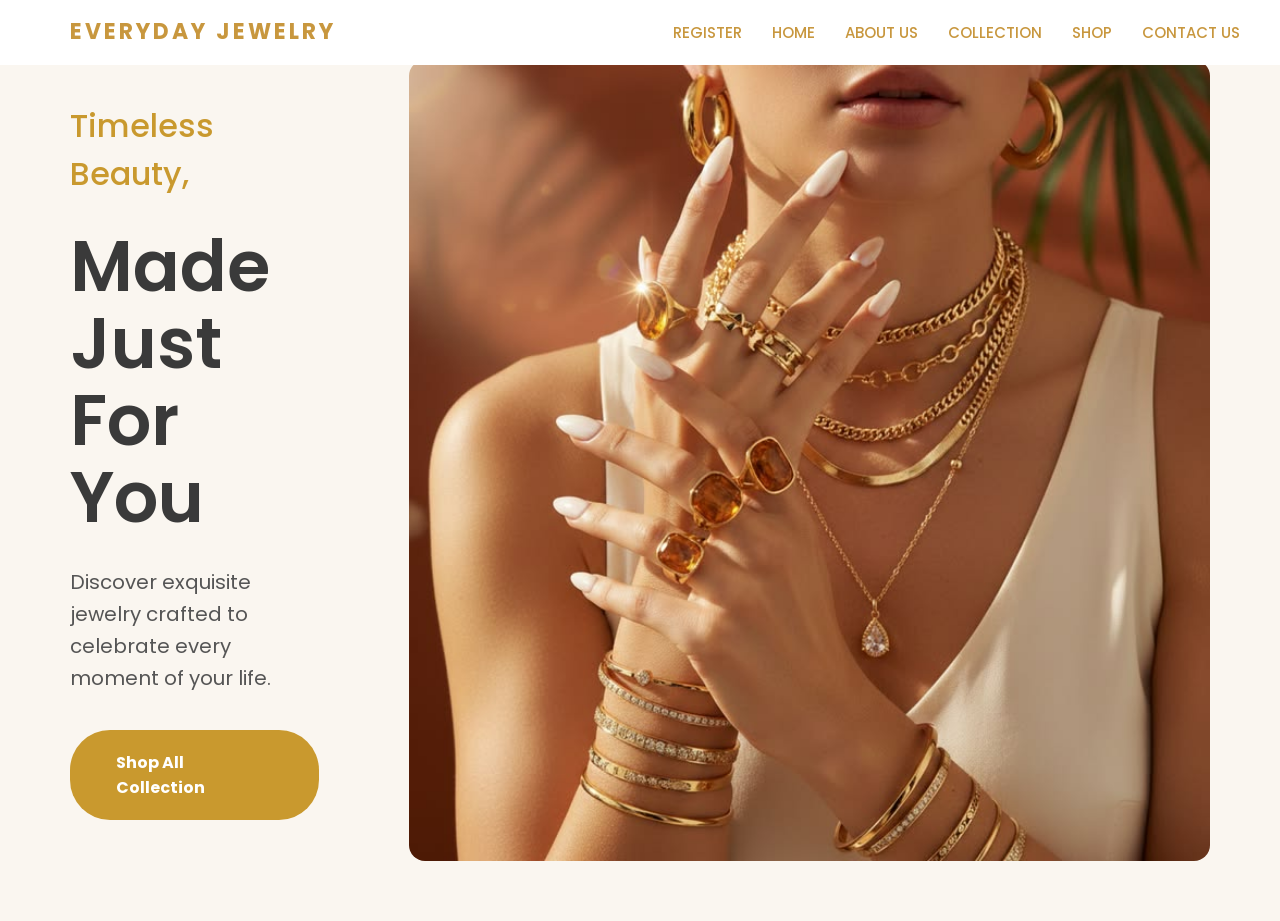
<file: index.html>
<!DOCTYPE html>
<html lang="ar" dir="ltr">
<head>
    <meta charset="UTF-8">
    <meta name="viewport" content="width=device-width, initial-scale=1.0">
    <title>EVERYDAY JEWELRY | Home</title>
    <link rel="icon" href="images/icon j.jpg">
    <link href="https://fonts.googleapis.com/css2?family=Poppins:wght@400;500;600;700;800&display=swap" rel="stylesheet">
    <link rel="stylesheet" href="Css/style.css">
</head>
<body>
<main>
  <header class="navbar">

  <p class="brand">EVERYDAY JEWELRY</P>


    <nav>
      <ul class="nav-links">
        <li><a href="sign-in.html">REGISTER</a></li>
        <li><a href="index.html">HOME</a></li>
        <li><a href="about.html">ABOUT US</a></li>
        <li><a href="collection.html">COLLECTION</a></li>
        <li><a href="shop.html">SHOP</a></li>
        <li><a href="contact.html">CONTACT US</a></li>
      </ul>
    </nav>

  </header>


  <section class="photo">

    <div class="photo-text">
      <p class="eyebrow">Timeless Beauty,</p>
      <h1 class="headline">Made Just<br>For You</h1>
      <p class="description">Discover exquisite jewelry crafted to celebrate every moment of your life.</p>
      <a href="collection.html" class="cta-btn">Shop All Collection</a>
    </div>

    <div class="image-wrap">
      <img src="images/2c1e01334e377b5bfc1ee0e097d7e360.jpg" alt="Jewelry model">
    </div>

  </section>


</main>
</body>
</html>
</file>
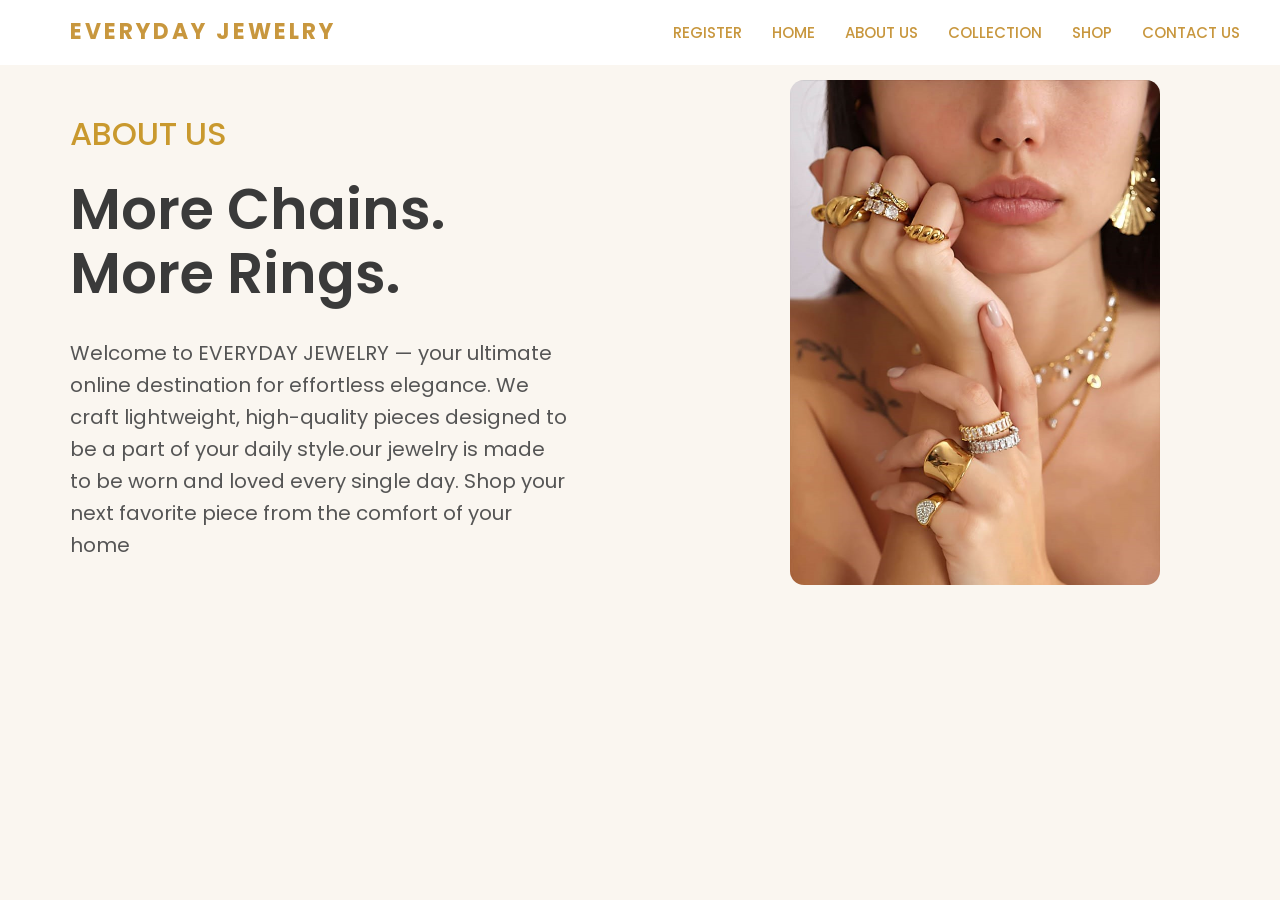
<file: about.html>
<!DOCTYPE html>
<html lang="en">
<head>
    <meta charset="UTF-8">
    <meta name="viewport" content="width=device-width, initial-scale=1.0">
    <title>EVERYDAY JEWELRY</title>
    <link rel="icon" href="images/icon j.jpg">
    <link href="https://fonts.googleapis.com/css2?family=Poppins:wght@300;400;500;600;700&display=swap" rel="stylesheet">
    <link rel="stylesheet" href="Css/style.css">
</head>
<body>

<header class="navbar">

    <div class="logo">
      <p class="brand">EVERYDAY JEWELRY</P>
    </div>

    <nav>
      <ul class="nav-links">
      <li><a href="sign-in.html">REGISTER</a></li>
        <li><a href="index.html">HOME</a></li>
        <li><a href="about.html">ABOUT US</a></li>
        <li><a href="collection.html">COLLECTION</a></li>
        <li><a href="shop.html">SHOP</a></li>
        <li><a href="contact.html">CONTACT US</a></li>
      </ul>
    </nav>

</header>

<section class="layers-feature">

  <div class="layers-text">
    <h2 class="eyebrow2">ABOUT US</h2>
    <p class="headline2">More Chains.<br>More Rings.</p>
    <p class="description2">
     Welcome to EVERYDAY JEWELRY — your ultimate online destination for effortless elegance. We craft lightweight, high-quality pieces designed to be a part of your daily style.our jewelry is made to be worn and loved every single day. Shop your next favorite piece from the comfort of your home
    </p>
  </div>

  <div class="layers-image">
    <img src="images/bc9a73030b89787958ead569ec984ccb.jpg" alt="Model">
  </div>

</section>

</body>
</html>
</file>
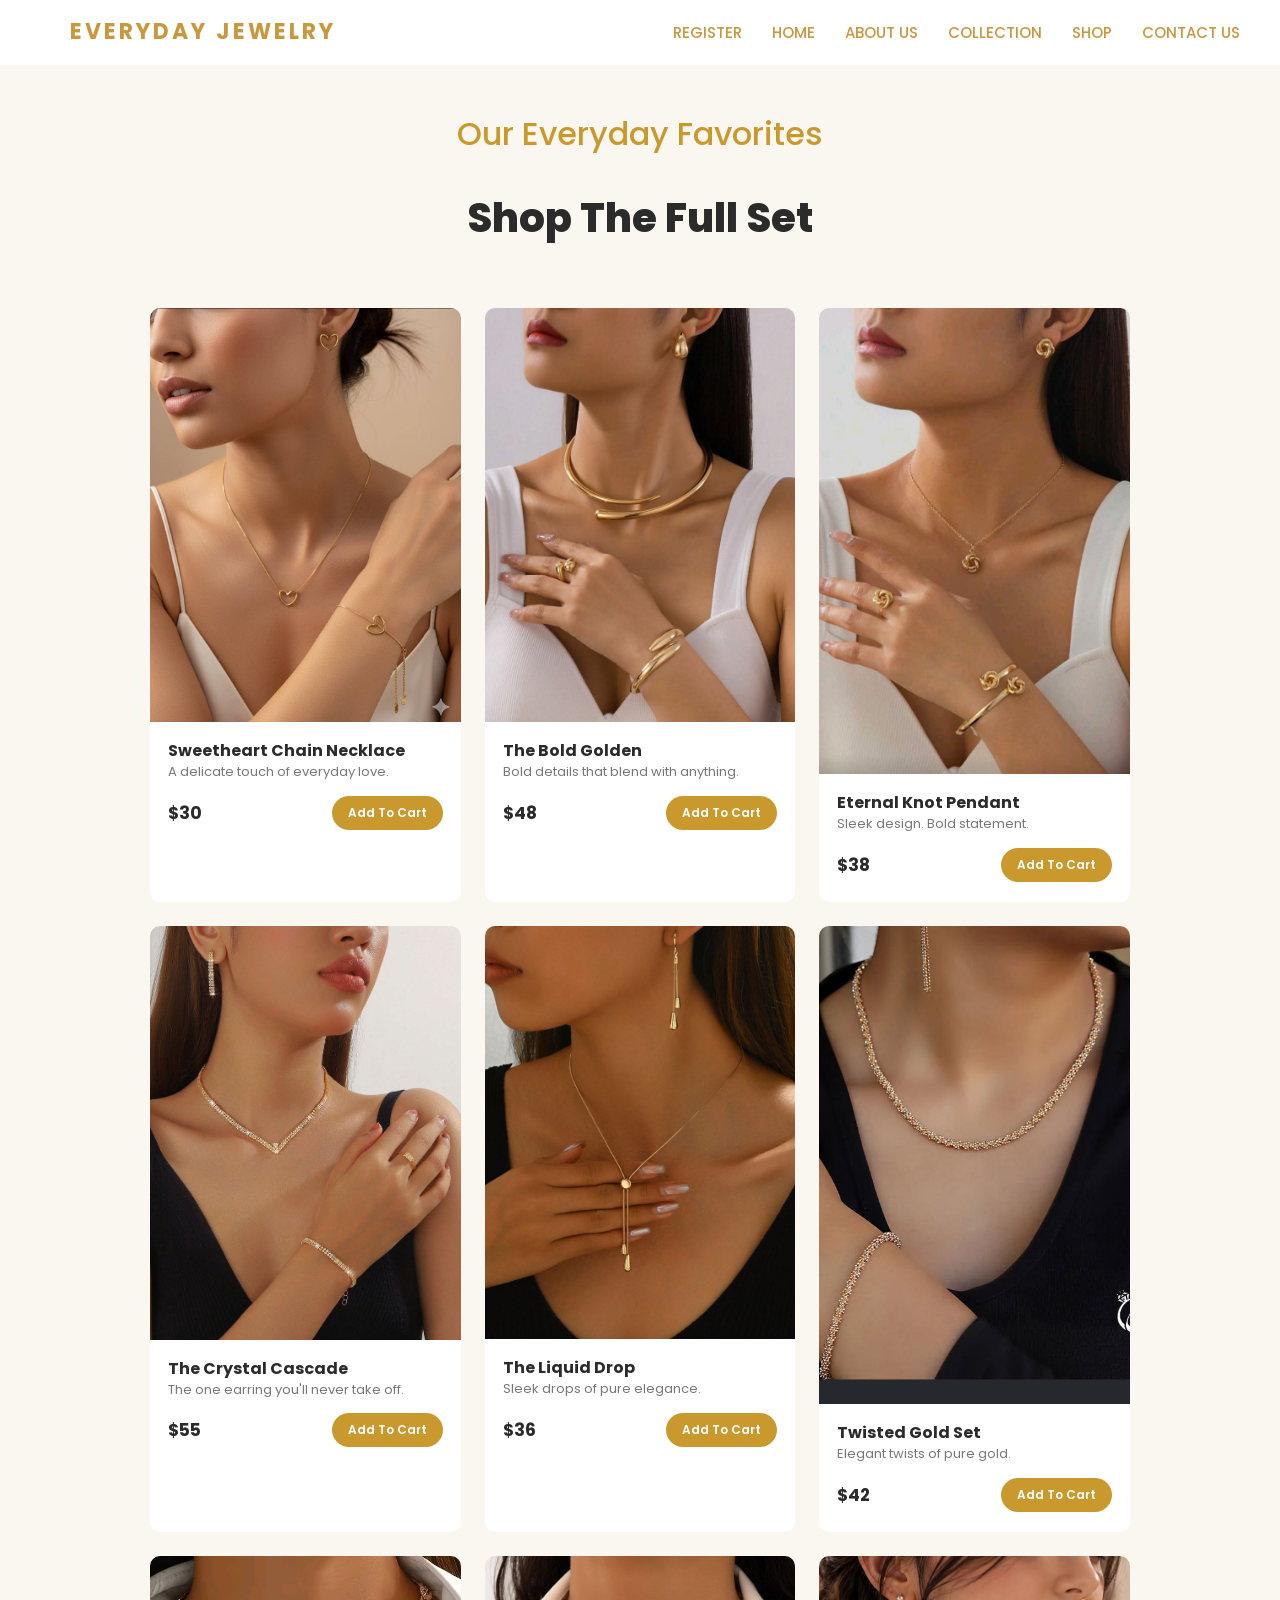
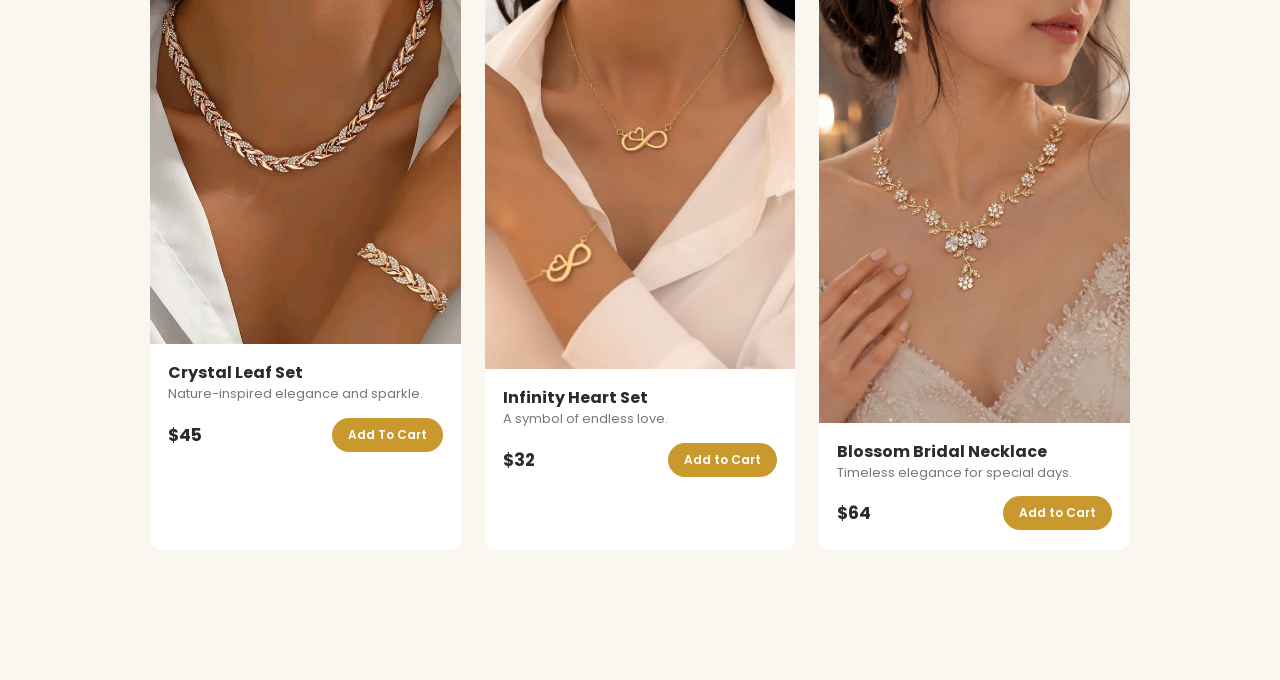
<file: collection.html>
<!DOCTYPE html>
<html lang="en">
<head>
    <meta charset="UTF-8">
    <meta name="viewport" content="width=device-width, initial-scale=1.0">
    <title>EVERYDAY JEWELRY</title>
    <link rel="icon" href="images/icon j.jpg">
    <link href="https://fonts.googleapis.com/css2?family=Poppins:wght@300;400;500;600;700&display=swap" rel="stylesheet">
    <link rel="stylesheet" href="Css/style.css">
</head>
<body>

  <header class="navbar">

    <div class="logo">
      <p class="brand">EVERYDAY JEWELRY</P>
    </div>

    <nav>
      <ul class="nav-links">
        <li><a href="sign-in.html">REGISTER</a></li> 
        <li><a href="index.html">HOME</a></li>
        <li><a href="about.html">ABOUT US</a></li>
        <li><a href="collection.html">COLLECTION</a></li>
        <li><a href="shop.html">SHOP</a></li>
        <li><a href="contact.html">CONTACT US</a></li>
      </ul>
    </nav>

  </header>

<section class="shop-collection">

     <p class="eyebrow center">Our Everyday Favorites</p>
     <h2 class="shop-headline">Shop The Full Set</h2>

  <div class="shop-grid">

    <div class="product-card">

      <div class="product-image">
        <img src="images/j2.jpg" alt="Gold Collection">
      </div>

      <div class="product-info">
        <h3>Sweetheart Chain Necklace</h3>
        <p class="product-desc">A delicate touch of everyday love.</p>

        <div class="product-footer">
          <p class="product-price">$30</p>
          <a class="buy-btn">Add To Cart</a>
        </div>

      </div>

    </div>

    
    <div class="product-card">

      <div class="product-image">
        <img src="images/j3.jpg" alt="Gold Collection">
      </div>

      <div class="product-info">

        <h3>The Bold Golden</h3>
        <p class="product-desc">Bold details that blend with anything.</p>

        <div class="product-footer">
          <p class="product-price">$48</p>
          <a class="buy-btn">Add To Cart</a>
        </div>

      </div>
    </div>

  
    <div class="product-card">

      <div class="product-image">
        <img src="images/j4.jpg" alt="Gold Collection">
      </div>

      <div class="product-info">

        <h3>Eternal Knot Pendant</h3>
        <p class="product-desc">Sleek design. Bold statement.</p>
        
        <div class="product-footer">
          <p class="product-price">$38</p>
          <a class="buy-btn">Add To Cart</a>
        </div>

      </div>

    </div>

    
    <div class="product-card">

      <div class="product-image">
        <img src="images/j10.jpg" alt="Gold Collection">
      </div>

      <div class="product-info">
        <h3>The Crystal Cascade</h3>
        <p class="product-desc">The one earring you'll never take off.</p>

        <div class="product-footer">
          <p class="product-price">$55</p>
          <a class="buy-btn">Add To Cart</a>
        </div>

      </div>

    </div>

   
    <div class="product-card">

      <div class="product-image">
        <img src="images/j5.jpg" alt="Gold Collection">
      </div>

      <div class="product-info">

        <h3>The Liquid Drop</h3>
        <p class="product-desc">Sleek drops of pure elegance.</p>

        <div class="product-footer">
          <p class="product-price">$36</p>
          <a class="buy-btn">Add To Cart</a>
        </div>

      </div>

    </div>

    
    <div class="product-card">

      <div class="product-image">
        <img src="images/j7.jpg" alt="Gold Collection">
      </div>

      <div class="product-info">

        <h3>Twisted Gold Set</h3>
        <p class="product-desc">Elegant twists of pure gold.</p>

        <div class="product-footer">
          <p class="product-price">$42</p>
          <a class="buy-btn">Add To Cart</a>
        </div>

      </div>

    </div>

    
    <div class="product-card">

      <div class="product-image">
        <img src="images/j8.jpg" alt="Gold Collection">
      </div>

      <div class="product-info">

        <h3>Crystal Leaf Set</h3>
        <p class="product-desc">Nature-inspired elegance and sparkle.</p>

        <div class="product-footer">
          <p class="product-price">$45</p>
          <a class="buy-btn">Add To Cart</a>
        </div>

      </div>

    </div>

  
    <div class="product-card">

      <div class="product-image">
        <img src="images/j9.jpg" alt="Gold Collection">
      </div>

      <div class="product-info">

        <h3>Infinity Heart Set</h3>
        <p class="product-desc">A symbol of endless love.</p>

        <div class="product-footer">
          <p class="product-price">$32</p>
          <a class="buy-btn">Add to Cart</a>
        </div>

      </div>

    </div>

   
    <div class="product-card">

      <div class="product-image">
        <img src="images/j11.jpg" alt="Gold Collection">
      </div>

      <div class="product-info">

        <h3>Blossom Bridal Necklace</h3>
        <p class="product-desc">Timeless elegance for special days.</p>

        <div class="product-footer">
          <p class="product-price">$64</p>
          <a class="buy-btn">Add to Cart</a>
        </div>

      </div>

    </div>

  </div>


</section>

</body>
</html>
</file>
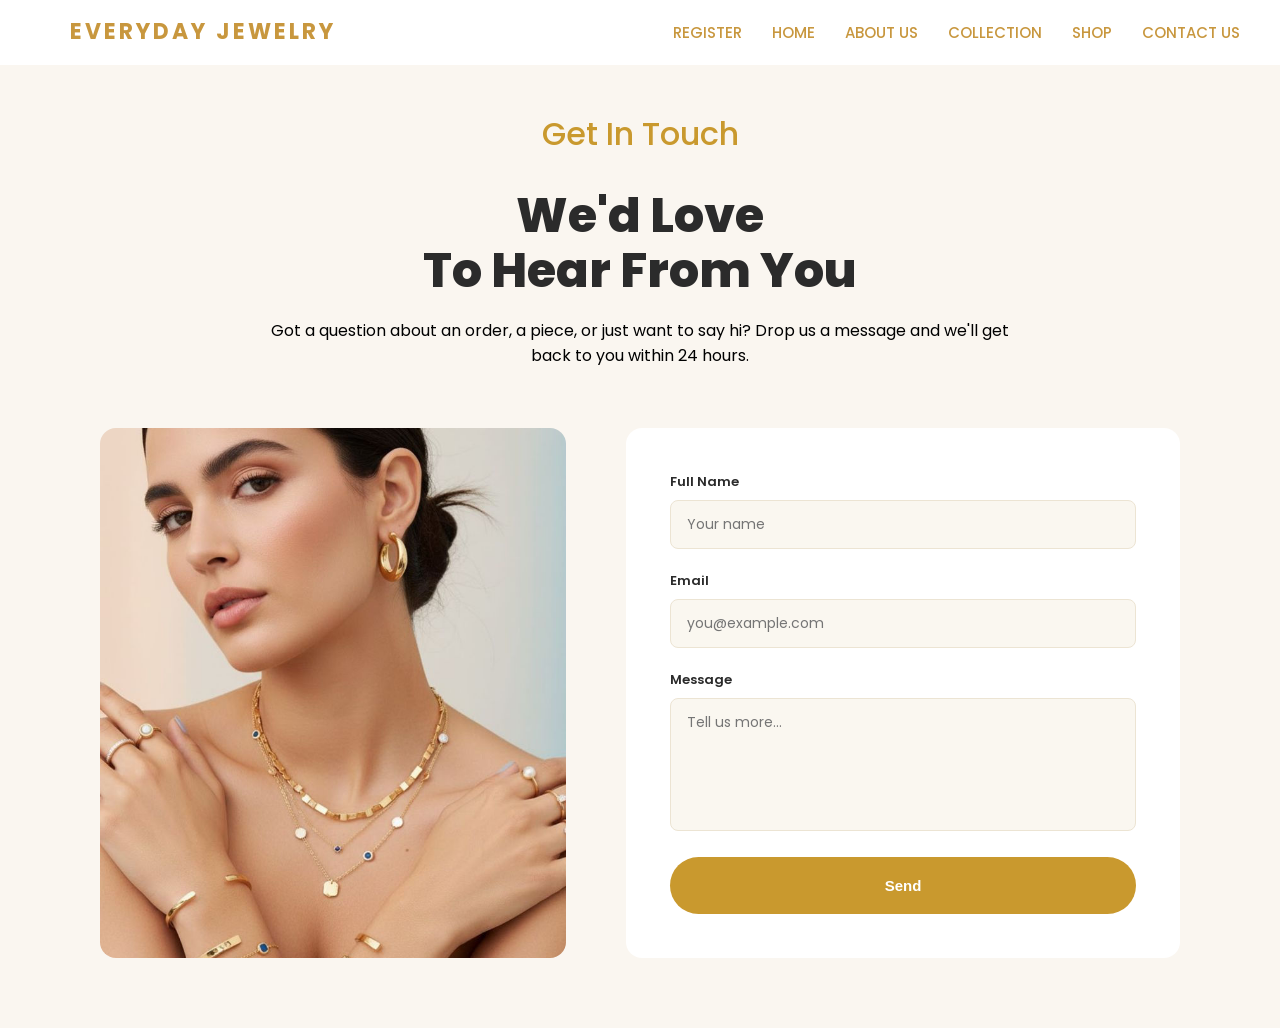
<file: contact.html>
<!DOCTYPE html>
<html lang="en">
<head>
    <meta charset="UTF-8">
    <meta name="viewport" content="width=device-width, initial-scale=1.0">
    <title>EVERYDAY JEWELRY</title>
    <link rel="icon" href="images/icon j.jpg">
    <link href="https://fonts.googleapis.com/css2?family=Poppins:wght@300;400;500;600;700&display=swap" rel="stylesheet">
    <link rel="stylesheet" href="Css/style.css">
</head>
<body>
<main>

  <header class="navbar">

    <div class="logo">
      <p class="brand">EVERYDAY JEWELRY</P>
    </div>

    <nav>
      <ul class="nav-links">
        <li><a href="sign-in.html">REGISTER</a></li>
        <li><a href="index.html">HOME</a></li>
        <li><a href="about.html">ABOUT US</a></li>
        <li><a href="collection.html">COLLECTION</a></li>
        <li><a href="shop.html">SHOP</a></li>
        <li><a href="contact.html">CONTACT US</a></li>
      </ul>
    </nav>

  </header>


  <section class="title-box">
    <p class="eyebrow center">Get In Touch</p>
    <h1 class="title">We'd Love<br>To Hear From You</h1>
    <p class="text center">
      Got a question about an order, a piece, or just want to say hi? Drop us a message and we'll get back to you within 24 hours.
    </p>
  </section>

  <section class="reach-wrap">

  <div class="reach-image">
    <img src="images/4801c650b1af4c2da5dedde2c1e01e69.jpg" alt="Model wearing">
  </div>

  <div class="reach-form">

    <form>

      <div class="field">
        <label for="fullname">Full Name</label>
        <input type="text" id="fullname" name="fullname" placeholder="Your name">
      </div>

      <div class="field">
        <label for="email">Email</label>
        <input type="email" id="email" name="email" placeholder="you@example.com">
      </div>

      <div class="field">
        <label for="message">Message</label>
        <textarea id="message" name="message" rows="5" placeholder="Tell us more..."></textarea>
      </div>

      <button class="cta-btn btn-full">Send</button>

    </form>

  </div>

</section>

</main>

</body>
</html>
</file>
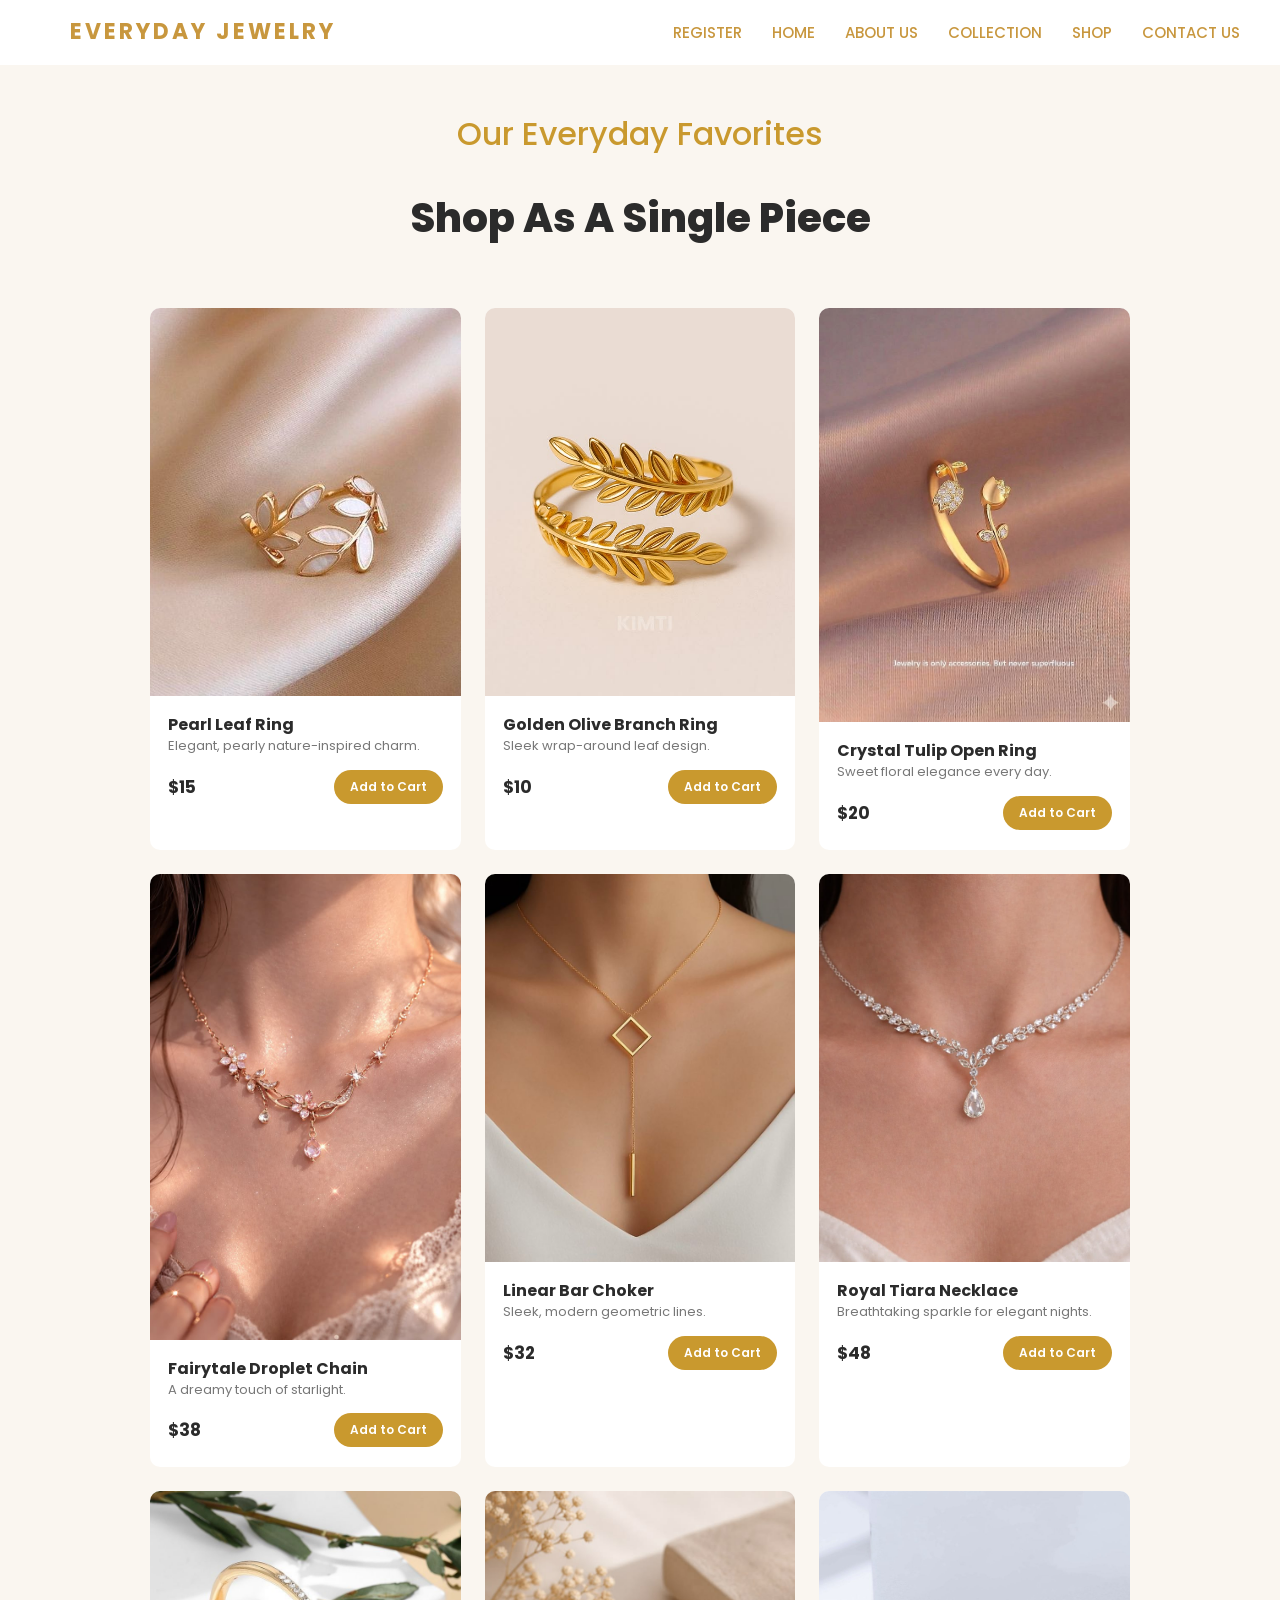
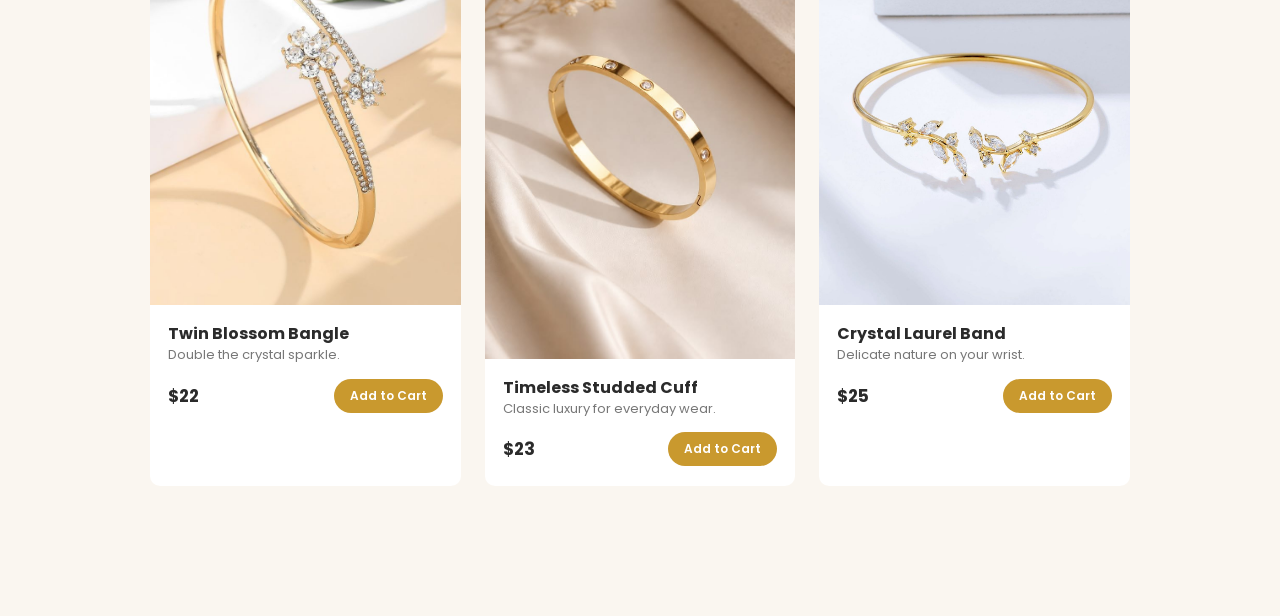
<file: shop.html>
<!DOCTYPE html>
<html lang="en">
<head>
    <meta charset="UTF-8">
    <meta name="viewport" content="width=device-width, initial-scale=1.0">
    <title>EVERYDAY JEWELRY</title>
    <link rel="icon" href="images/icon j.jpg">
    <link href="https://fonts.googleapis.com/css2?family=Poppins:wght@300;400;500;600;700&display=swap" rel="stylesheet">
    <link rel="stylesheet" href="Css/style.css">
</head>
<body>

<header class="navbar">

    <div class="logo">
      <p class="brand">EVERYDAY JEWELRY</P>
    </div>

    <nav>
      <ul class="nav-links">
        <li><a href="sign-in.html">REGISTER</a></li>
        <li><a href="index.html">HOME</a></li>
        <li><a href="about.html">ABOUT US</a></li>
        <li><a href="collection.html">COLLECTION</a></li>
        <li><a href="shop.html">SHOP</a></li>
        <li><a href="contact.html">CONTACT US</a></li>
      </ul>
    </nav>

</header>


<section class="shop-collection">

  <p class="eyebrow center">Our Everyday Favorites</p>
  <h2 class="shop-headline">Shop As A Single Piece</h2>

  <div class="shop-grid">
    
    <div class="product-card">

      <div class="product-image">
        <img src="images/ring.jpg" alt="Single Gold Piece">
      </div>

      <div class="product-info">

        <h3>Pearl Leaf Ring</h3>
        <p class="product-desc">Elegant, pearly nature-inspired charm.</p>

        <div class="product-footer">
          <p class="product-price">$15</p>
          <a class="buy-btn">Add to Cart</a>
        </div>

      </div>

    </div>

    
    <div class="product-card">

      <div class="product-image">
        <img src="images/ring1.jpg" alt="Single Gold Piece">
      </div>

      <div class="product-info">

        <h3>Golden Olive Branch Ring</h3>
        <p class="product-desc">Sleek wrap-around leaf design.</p>

        <div class="product-footer">
          <p class="product-price">$10</p>
          <a class="buy-btn">Add to Cart</a>
        </div>

      </div>

    </div>

  
    <div class="product-card">

      <div class="product-image">
        <img src="images/ring2 (2).jpg" alt="Single Gold Piece">
      </div>

      <div class="product-info">

        <h3>Crystal Tulip Open Ring</h3>
        <p class="product-desc">Sweet floral elegance every day.</p>
        
        <div class="product-footer">
          <p class="product-price">$20</p>
          <a class="buy-btn">Add to Cart</a>
        </div>

      </div>

    </div>

    
    <div class="product-card">

      <div class="product-image">
        <img src="images/nickless3.jpg" alt="Single Gold Piece">
      </div>

      <div class="product-info">

        <h3>Fairytale Droplet Chain</h3>
        <p class="product-desc">A dreamy touch of starlight.</p>

        <div class="product-footer">
          <p class="product-price">$38</p>
          <a class="buy-btn">Add to Cart</a>
        </div>

      </div>

    </div>

   
    <div class="product-card">

      <div class="product-image">
        <img src="images/nickless1.jpg" alt="Single Gold Piece">
      </div>

      <div class="product-info">

        <h3>Linear Bar Choker</h3>
        <p class="product-desc">Sleek, modern geometric lines.</p>

        <div class="product-footer">
          <p class="product-price">$32</p>
          <a class="buy-btn">Add to Cart</a>
        </div>

      </div>

    </div>

    
    <div class="product-card">

      <div class="product-image">
        <img src="images/nickless2.jpg" alt="Single Gold Piece">
      </div>

      <div class="product-info">

        <h3>Royal Tiara Necklace</h3>
        <p class="product-desc">Breathtaking sparkle for elegant nights.</p>

        <div class="product-footer">
          <p class="product-price">$48</p>
          <a class="buy-btn">Add to Cart</a>
        </div>

      </div>

    </div>

    
    <div class="product-card">

      <div class="product-image">
        <img src="images/a.jpg" alt="Single Gold Piece">
      </div>

      <div class="product-info">

        <h3>Twin Blossom Bangle</h3>
        <p class="product-desc">Double the crystal sparkle.</p>

        <div class="product-footer">
          <p class="product-price">$22</p>
          <a class="buy-btn">Add to Cart</a>
        </div>

      </div>

    </div>

    
    <div class="product-card">

      <div class="product-image">
        <img src="images/a2 (2).jpg" alt="Single Gold Piece">
      </div>

      <div class="product-info">

        <h3>Timeless Studded Cuff</h3>
        <p class="product-desc">Classic luxury for everyday wear.</p>

        <div class="product-footer">
          <p class="product-price">$23</p>
          <a class="buy-btn">Add to Cart</a>
        </div>

      </div>

    </div>

    
    <div class="product-card">

      <div class="product-image">
        <img src="images/a3.jpg" alt="Single Gold Piece">
      </div>

      <div class="product-info">

        <h3>Crystal Laurel Band</h3>
        <p class="product-desc">Delicate nature on your wrist.</p>

        <div class="product-footer">
          <p class="product-price">$25</p>
          <a class="buy-btn">Add to Cart</a>
        </div>

      </div>

    </div>

  </div>

</section>

</body>
</html>
</file>
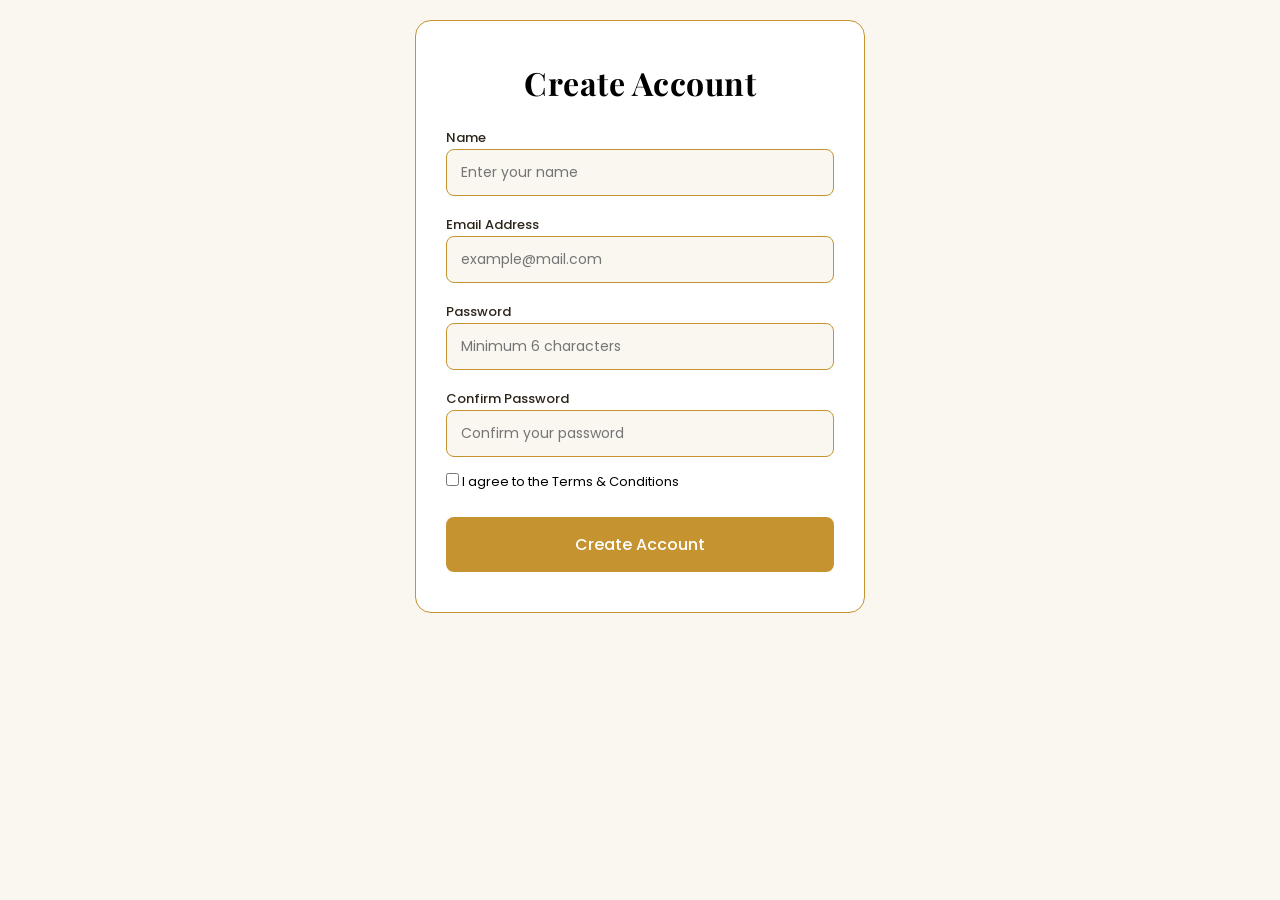
<file: sign-in.html>
<!DOCTYPE html>
<html lang="en">
<head>
   <meta charset="UTF-8">
   <meta name="viewport" content="width=device-width, initial-scale=1.0">
   <title>EVERYDAY JEWELRY | Create Account</title>
   <link rel="icon" href="images/icon j.jpg">
   <link rel="stylesheet" href="Css/style.css">
   <link href="https://fonts.googleapis.com/css2?family=Playfair+Display:wght@400;700&family=Poppins:wght@300;400;500&display=swap" rel="stylesheet">
</head>
<body>

    <main class="create-account-main">

        <section class="create-account-section">

            <div class="create-account-header">
                <h2>Create Account</h2>
            </div>

            <div class="create-account">

                <form>
                    
                    <div class="data">
                        <label for="Name">Name</label>
                        <input type="text" id="Name" name="Name" placeholder="Enter your name" required>
                    </div>

                    <div class="data">
                        <label for="email">Email Address</label>
                        <input type="email" id="email" name="email" placeholder="example@mail.com" required>
                    </div>

                    <div class="data">
                        <label for="password">Password</label>
                        <input type="password" id="password" name="password" placeholder="Minimum 6 characters" min-length="6" required>
                    </div>

                    <div class="data">
                        <label for="confirm-password">Confirm Password</label>
                        <input type="password" id="confirm-password" name="confirm-password" placeholder="Confirm your password" required>
                    </div>

                    <div class="checkbox">
                        <input type="checkbox" name="terms" required> 
                        <label>I agree to the Terms & Conditions</label>
                    </div>

                    <a href="index.html" class="signin">Create Account</a>

                </form>

        </section>

    </main>

</body>
</html>
</file>
<file: Css/style.css>
* {
  margin: 0;
  padding: 0;
  box-sizing: border-box;
}

body {
  font-family: 'Poppins', sans-serif;
  background-color: #FAF6F0; 
  padding: 20px;
} 


.create-account-main {
  display: flex;
  justify-content: center;
} 

.create-account-section {
  background-color: #FFFFFF; 
  width: 100%;
  max-width: 450px;          
  padding: 40px 30px;
  border-radius: 16px; 
  border: 1px solid #C59330;     
}
  
.create-account-header h2 {
  font-family: 'Playfair Display', serif; 
  font-size: 32px;
  text-align: center;
  margin-bottom: 20px;
  letter-spacing: 0.5px;
}

.data {
  margin-bottom: 15px;    
}

.data label {
  font-size: 13px;
  font-weight: 500;
  color: #2C2519;
}

.data input {
  width: 100%;
  padding: 12px 14px;
  border-radius: 8px;
  font-family: 'Poppins', sans-serif;
  font-size: 14px;
  background-color: #FAF6F0; 
  border: 1px solid #C59330;
  outline: none;
}

.checkbox {
  margin-bottom: 25px;
  font-size: 13px;
}

.signin {
  display: block;
  padding: 15px;
  background-color: #C59330; 
  color: #FFFFFF;            
  text-decoration: none;     
  text-align: center;       
  border-radius: 8px;
  font-size: 16px;
  font-weight: 500;
}

.signin:hover {
  background: #b5832c;
  box-shadow: 0 10px 20px rgba(200, 151, 62, 0.4);
}

@media (max-width: 1024px) {
  .create-account-main {
    width: 80%;
    margin: 0 auto;
  }
}

@media (max-width: 768px) {
  .create-account-main {
    width: 90%;
    margin: 40px auto;
  }

  .create-account-section {
    padding: 30px 20px;
  }
}

@media (max-width: 480px) {
  .create-account-main {
    width: 100%;
    margin: 20px auto;
  }

  .create-account-section {
    padding: 25px 15px;
  }

  .create-account-header h2 {
    font-size: 26px;
  }
}



.navbar {
  display: flex;
  align-items: center;
  justify-content: space-between;
  padding: 15px 40px;
  background: #FFFFFF;
  position: fixed;
  top: 0;              
  left: 0;             
  width: 100%;         
  z-index: 1000;
  height: 65px;
}

.brand {
  display: flex;
  line-height: 0.75;
  font-size: 22px;
  font-weight: 700;
  letter-spacing: 3px;
  color:#C8973E;
  margin-left: 30px;
}

.nav-links {
  display: flex;
  gap: 30px;
  list-style: none;
}

.nav-links li a {
  text-decoration: none;
  color: #C8973E;
  font-size: 15px;
  font-weight: 500;
  padding-bottom: 6px;
  transition: 0.3s ease;
}

.nav-links li a:hover {
  color:#1a1a1a;
}

@media (max-width: 768px) {
  .navbar {
    flex-direction: column;
    height: auto;
    padding: 12px 20px;
    gap: 10px;
    position: static;
  }

  .nav-links {
    gap: 16px;
    flex-wrap: wrap;
    justify-content: center;
  }
}

@media (max-width: 480px) {
  .navbar {
    padding: 10px 15px;
  }

  .brand,
  .sub {
    font-size: 16px;
    letter-spacing: 2px;
  }

  .nav-links {
    gap: 10px;
  }

  .nav-links li a {
    font-size: 13px;
  }
}



.photo {
  display: flex;
  align-items: center;
  gap: 90px;
  padding: 40px 50px;
}

.photo-text {
  flex: 1;
}

.eyebrow {
  color: #c9992e;
  font-size: 32px;
  font-weight: 500;
  margin-bottom: 30px;
}

.headline {
  font-size: 70px;
  font-weight: 600;
  color: #3a3a3a;
  line-height: 1.1;
  margin-bottom: 30px;
}

.description {
  font-size: 20px;
  color: #555;
  line-height: 1.6;
  margin-bottom: 36px;
}

.cta-btn {
  display: inline-block;
  background-color: #c9992e;
  color: #fff;
  font-weight: 700;
  text-decoration: none;
  padding: 20px 46px;
  border-radius: 40px;
  font-size: 16px;
  justify-content: center;
}

.cta-btn:hover {
  background: #b5832c;
  box-shadow: 0 10px 20px rgba(200, 151, 62, 0.4);
}

.image-wrap {
  height: 89vh;
  display: flex;
}

.image-wrap img {
  width: 100%;
  border-radius: 16px;
  object-fit: cover;
  transition: 0.6s ease;
}

.image-wrap img:hover{
  transform: scale(1.06);
}

@media (max-width: 1024px) {
  .photo {
    gap: 40px;
    padding: 30px 30px;
  }
  .headline {
    font-size: 50px;
  }
  .description {
    font-size: 18px;
  }
  .image-wrap {
    height: 60vh;
  }
}

@media (max-width: 768px) {
  .photo {
    flex-direction: column;
    gap: 30px;
    padding: 30px 20px;
    text-align: center;
  }
  .eyebrow {
    font-size: 22px;
    margin-bottom: 16px;
  }
  .headline {
    font-size: 38px;
    margin-bottom: 20px;
  }
  .description {
    font-size: 16px;
    margin-bottom: 24px;
  }
  .cta-btn {
    padding: 16px 36px;
    font-size: 15px;
  }
  .image-wrap {
    height: 40vh;
    width: 100%;
  }
}

@media (max-width: 480px) {
  .photo {
    padding: 20px 15px;
    gap: 20px;
  }
  .eyebrow {
    font-size: 18px;
  }
  .headline {
    font-size: 28px;
  }
  .description {
    font-size: 14px;
  }
  .cta-btn {
    width: 100%;
    padding: 14px 0;
    font-size: 14px;
  }
  .image-wrap {
    height: 30vh;
  }
}



.layers-feature {
  display: flex;
  gap: 150px;
  padding: 60px 30px;
  margin: 0 auto; 
}

.layers-text {
  margin-left: 20px; 
  padding-top: 30px;
}

.layers-image {
  flex: 1;
  display: flex;
  justify-content: center;
}

.layers-image img {
  max-width: 370px;
  object-fit: cover;      
  border-radius: 14px;    
  transition: 0.6s ease;
}

.layers-image:hover img {
  transform: scale(1.06);
}

.eyebrow2 {
  color: #c9992e;
  font-size: 32px;
  font-weight: 500;
  margin-bottom: 20px;
}

.headline2 {
  font-size: 56px;
  font-weight: 600;
  color: #3a3a3a;
  line-height: 1.15;
  margin-bottom: 30px;
}

.description2 {
  font-size: 20px;
  color: #555;
  line-height: 1.6;
  max-width: 500px;
}

@media (max-width: 1024px) {
  .layers-feature {
    gap: 60px;
    padding: 60px 30px;
  }

  .headline2 {
    font-size: 44px;
  }
}

@media (max-width: 768px) {
  .layers-feature {
    flex-direction: column;
    gap: 30px;
    padding: 40px 20px;
    text-align: center;
  }

  .layers-text {
    margin-left: 0;
    padding-top: 0;
  }

  .layers-image {
    width: 100%;
  }

  .layers-image img {
    max-width: 280px;
  }

  .eyebrow2 {
    font-size: 24px;
  }

  .headline2 {
    font-size: 36px;
  }

  .description2 {
    max-width: 100%;
    margin-left: auto;
    margin-right: auto;
  }
}

@media (max-width: 480px) {
  .headline2 {
    font-size: 28px;
  }

  .description2 {
    font-size: 16px;
  }
}



.shop-collection {
  padding: 90px 60px 110px;
  margin: 0 auto;
}

.eyebrow.center {
  text-align: center;
}

.shop-headline {
  font-family: 'Poppins', sans-serif;
  font-weight: 800;
  font-size: 40px;
  color: #2b2b2b;
  margin: 8px 0 60px;
  text-align: center;
}

.shop-grid {
  display: grid;
  grid-template-columns: repeat(3, 1fr);
  gap: 24px;
  max-width: 980px;
  margin: 0 auto;
}

.product-card {
  background: #ffffff;
  border-radius: 10px;
  overflow: hidden;
  display: flex;
  flex-direction: column;
  transition: transform 0.25s ease, box-shadow 0.25s ease;
}

.product-card:hover {
  transform: translateY(-6px);
  box-shadow: 0 16px 30px rgba(0, 0, 0, 0.08);
}

.product-image {
  width: 100%;
  aspect-ratio: 4 / 5;
  background: #f0e9db;
}

.product-image img {
  width: 100%;
  height: 100%;
  object-fit: cover;
  display: block;
}

.product-info {
  padding: 16px 18px 20px;
  gap: 6px;
}

.product-info h3 {
  font-size: 16px;
  font-weight: 700;
  color: #2b2b2b;
}

.product-desc {
  font-size: 13px;
  color: #777;
  line-height: 1.45;
  margin-bottom: 4px;
}

.product-footer {
  display: flex;
  align-items: center;
  justify-content: space-between;
  margin-top: auto;
  padding-top: 10px;
}

.product-price {
  font-size: 17px;
  font-weight: 700;
  color: #2b2b2b;
}

.buy-btn {
  background-color: #c9992e;
  color: #fff;
  font-weight: 600;
  font-size: 12px;
  text-decoration: none;
  padding: 8px 16px;
  border-radius: 30px;
  transition: 0.2s ease;
}

.buy-btn:hover {
  background-color: #b3862a;
}

@media (max-width: 1024px) {
  .shop-collection {
    padding: 70px 30px 90px;
  }
}

@media (max-width: 768px) {
  .shop-collection {
    padding: 60px 20px 70px;
  }

  .shop-headline {
    font-size: 30px;
    margin: 8px 0 40px;
  }

  .shop-grid {
    grid-template-columns: repeat(2, 1fr);
    gap: 16px;
  }
}

@media (max-width: 480px) {
  .shop-collection {
    padding: 40px 15px 50px;
  }

  .shop-headline {
    font-size: 24px;
    margin: 8px 0 30px;
  }

  .shop-grid {
    grid-template-columns: 1fr;
    gap: 20px;
  }
}



.title-box {
  text-align: center;
  padding: 70px 20px 10px;
  max-width: 780px;
  margin: 20px auto;
}

.title {
  font-family: 'Poppins', sans-serif;
  font-weight: 800;
  font-size: 48px;
  line-height: 1.15;
  color: #2b2b2b;
  margin: 8px 0 20px;
}

@media (max-width: 768px) {
  .title-box {
    padding: 50px 15px 10px;
  }

  .title {
    font-size: 30px;
  }
}

@media (max-width: 480px) {
  .title-box {
    padding: 30px 15px 10px;
  }

  .title {
    font-size: 24px;
  }
}

.reach-wrap {
  display: flex;
  gap: 60px;
  max-width: 1200px;
  margin: 50px auto;
  padding: 0 60px;
}

.reach-image {
  flex: 1;
  position: relative;
  border-radius: 16px;
  overflow: hidden;
}

.reach-image img {
  position: absolute;
  width: 100%;
  height: 100%;
  object-fit: cover;
  transition: 0.6s ease;
}

.reach-image img:hover{
  transform: scale(1.06);
}

.reach-form {
  flex: 1;
  background: #ffffff;
  border-radius: 16px;
  padding: 44px;
}

.reach-form .field {
  display: flex;
  flex-direction: column;
  margin-bottom: 22px;
}

.reach-form label {
  font-size: 13px;
  font-weight: 600;
  color: #2b2b2b;
  margin-bottom: 8px;
}

.reach-form input {
  border: 1px solid #ece4d3;
  background: #faf7f0;
  border-radius: 8px;
  padding: 13px 16px;
  font-family: 'Poppins', sans-serif;
  font-size: 14px;
  color: #2b2b2b;
  outline: none;
}

.reach-form textarea{
  border: 1px solid #ece4d3;
  background: #faf7f0;
  border-radius: 8px;
  padding: 13px 16px;
  font-family: 'Poppins', sans-serif;
  font-size: 14px;
  color: #2b2b2b;
  resize: none;
  outline: none;
}

.btn-full {
  width: 100%;
  text-align: center;
  border: none;
  margin-top: 4px;
  font-size: 15px;
}

@media (max-width: 1024px) {
  .reach-wrap {
    gap: 30px;
    padding: 0 30px;
  }

  .reach-form {
    padding: 30px;
  }
}

@media (max-width: 768px) {
  .reach-wrap {
    flex-direction: column;
    margin: 40px auto;
    padding: 0 20px;
  }

  .reach-image {
    flex: none;
    width: 100%;
    aspect-ratio: 4 / 5;
  }

  .reach-form {
    padding: 25px;
  }
}

@media (max-width: 480px) {
  .reach-wrap {
    margin: 30px auto;
    padding: 0 15px;
    gap: 20px;
  }

  .reach-form {
    padding: 20px;
  }

  .reach-form .field {
    margin-bottom: 16px;
  }
}
</file>
